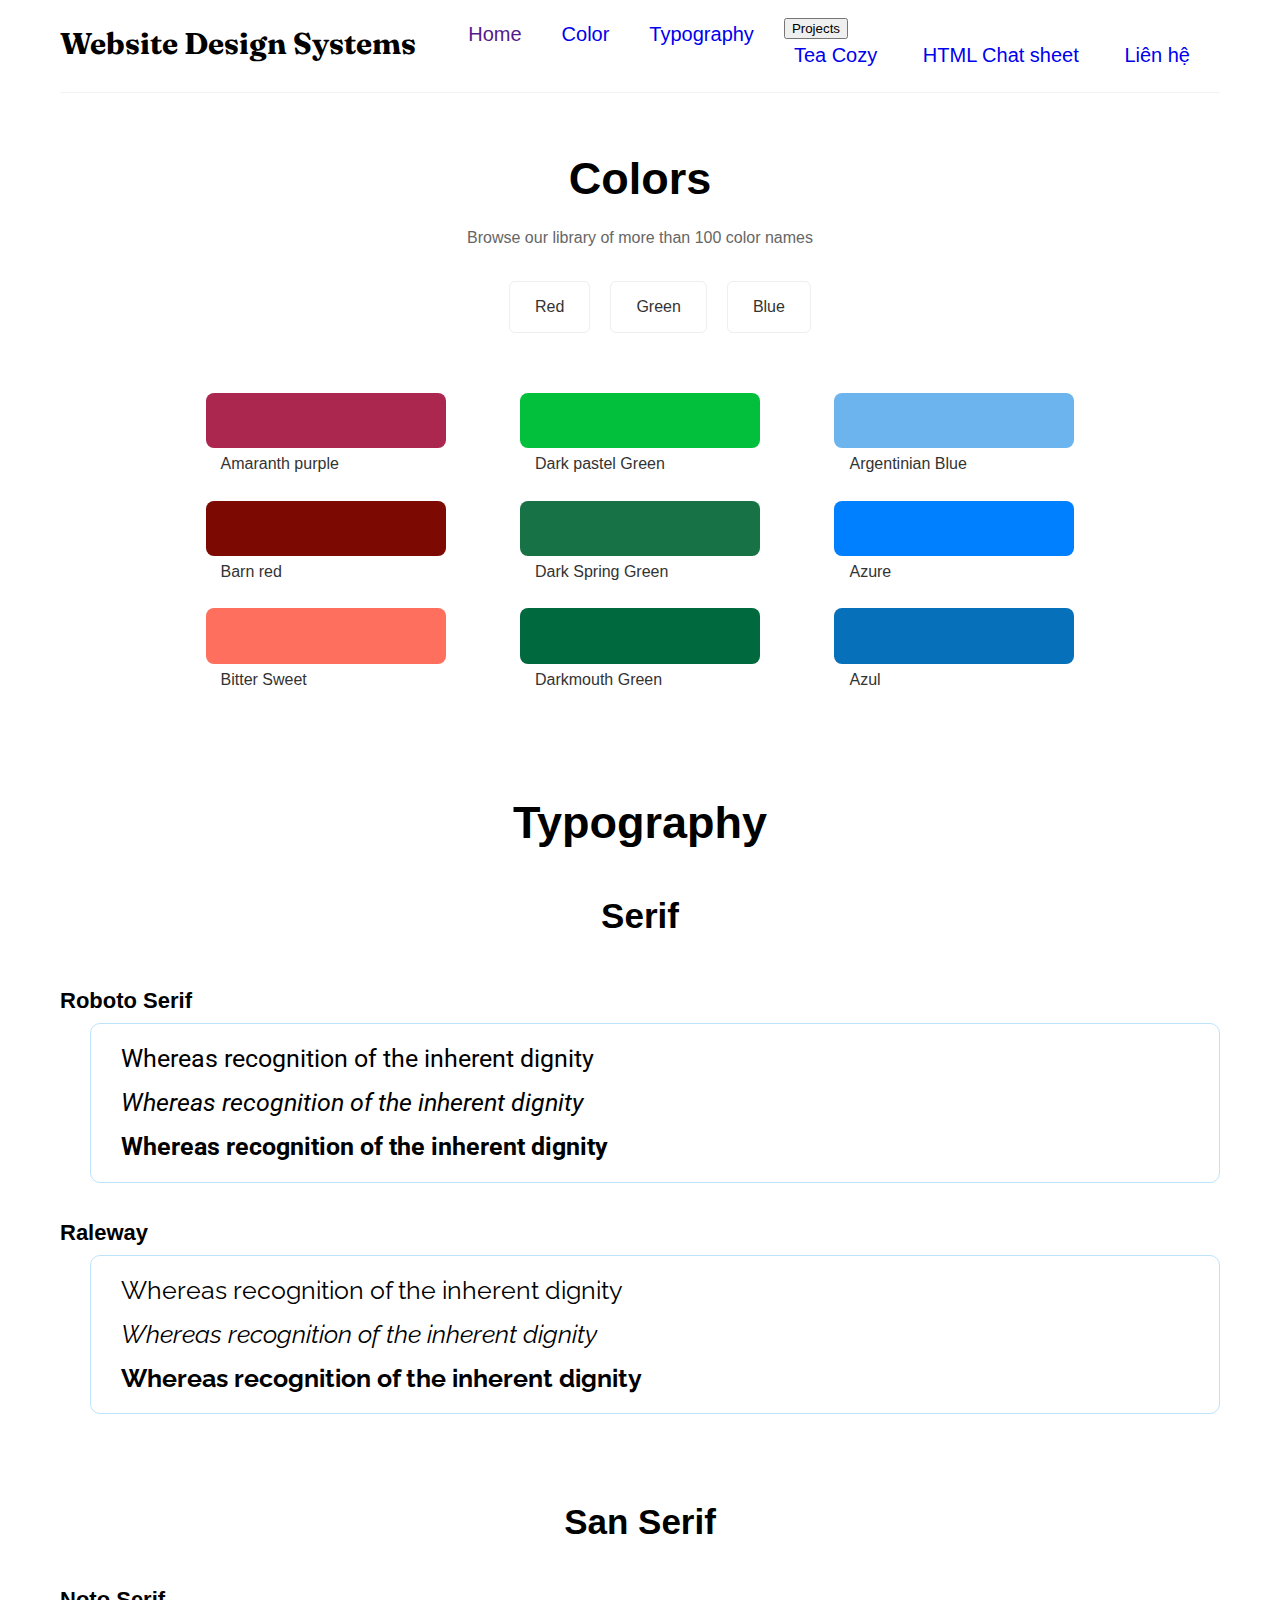
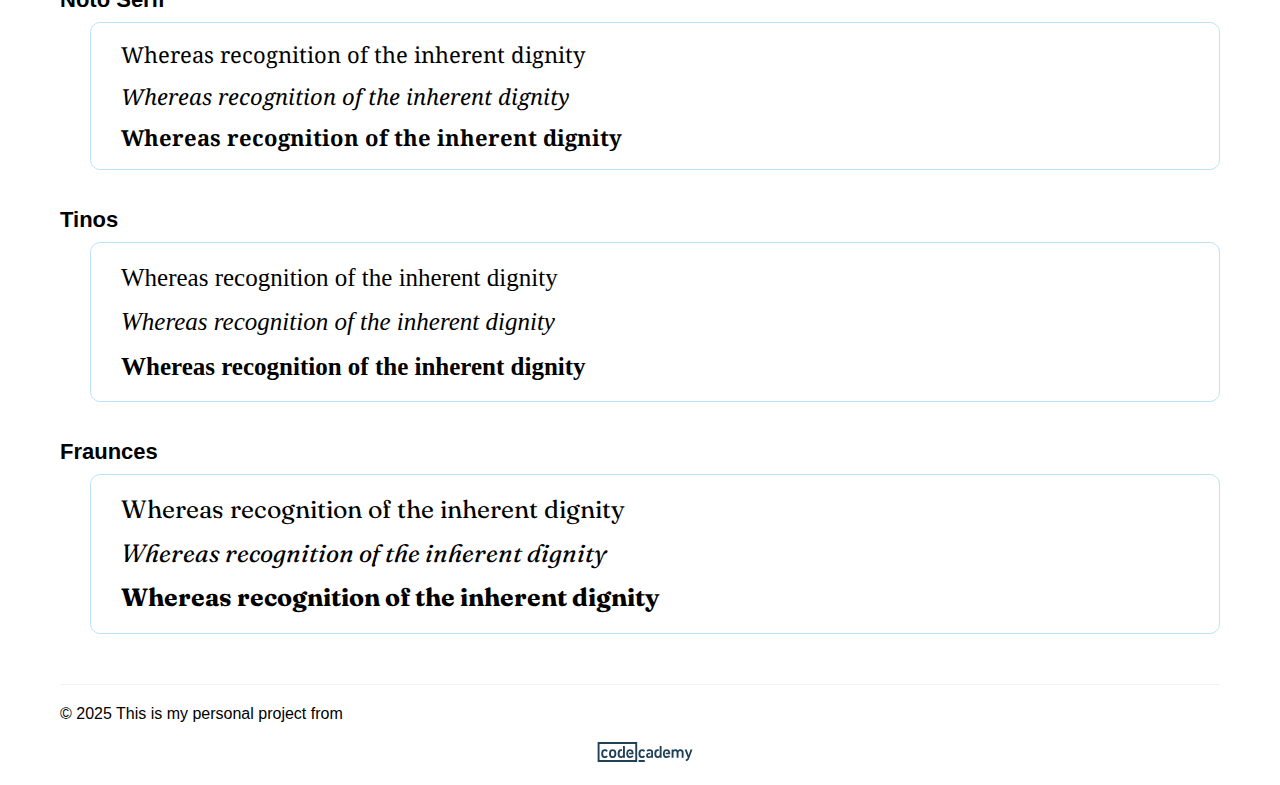
<file: design_systems.html>
<html>
    <head>
        <meta charset="UTF-8">
        <meta name="Viewport" content="width=device-width, initial-scale=1.0">
        <title>Website Design Systems</title>
        <link href="styles.css" rel="stylesheet">
        <!--Link Font Google-->
        <link rel="preconnect" href="https://fonts.googleapis.com">
<link rel="preconnect" href="https://fonts.gstatic.com" crossorigin>
<link href="https://fonts.googleapis.com/css2?family=Fraunces:ital,opsz,wght@0,9..144,100..900;1,9..144,100..900&family=Noto+Serif:ital,wght@0,100..900;1,100..900&family=Prata&family=Raleway:ital,wght@0,100..900;1,100..900&family=Roboto:ital,wght@0,100..900;1,100..900&family=Tinos:ital,wght@0,400;0,700;1,400;1,700&display=swap" rel="stylesheet">
    </head>
    <body>
        <header class="header-container">
            <h1>Website Design Systems</h1>
            <!--<img src="IMG/logo_v.png" alt="My Logo" class="logo">-->
            <nav>
                <ul>
                    <li><a href="">Home</a></li>
                    <li><a href="#color">Color</a></li>
                    <li><a href="#typo">Typography</a></li>
                    <li class="dropdown">
                        <button class="dropbtn">Projects</button>
                        <div class="dropdown-content">
                            <a href="G:\DEMO_WEB_DEVELOP\TeaCozy\teacozy.html">Tea Cozy</a>
                            <a href="G:\DEMO_WEB_DEVELOP\HMTL Cheatsheet web\Cheatsheet.html">HTML Chat sheet</a>
                            <a href="#">Liên hệ</a>
                        </div>
                    </li>
                </ul>
            </nav>
            <hr class="header-divider">
        </header>
        <section id="color"> 
            <h1>Colors</h1>
            <p>Browse our library of more than 100 color names</p>
            <ul>
                <li><a href ="#red">Red</a></li> 
                <li><a href ="#green">Green</a></li>
                <li><a href ="#blue">Blue</a></li>
            </ul>
            <div class="color-red">
                <div class="color-card-name" style="background: rgb(171, 39, 79)"><span>AB274F</span></div>
                <div class="color-card-info"><a href="ab274f.html">Amaranth purple</a></div>
            
                <div class="color-card-name" style="background: rgb(124, 9, 2)"><span>7C0902</span></div>
                <div class="color-card-info"><a href="7C0902.html">Barn red</a></div>
                       
                <div class="color-card-name" style="background: rgb(254, 111, 94)"><span>FE6F5E</span></div>
                <div class="color-card-info"><a href="FE6F5E.html">Bitter Sweet</a></div>
            </div>
            <div class="color-green">
                <div class="color-card-name" style="background: rgb(3, 192, 60)"><span>03C03C</span></div>
                <div class="color-card-info"><a href="03C03C.html">Dark pastel Green</a></div>
            
                <div class="color-card-name" style="background: #177245"><span>177245</span></div>
                <div class="color-card-info"><a href="177245.html">Dark Spring Green</a></div>
                       
                <div class="color-card-name" style="background: #00693E"><span>00693E</span></div>
                <div class="color-card-info"><a href="00693E.html">Darkmouth Green</a></div>
            </div>
            <div class="color-blue">
                <div class="color-card-name" style="background: #6CB4EE"><span>6CB4EE</span></div>
                <div class="color-card-info"><a href="6CB4EE.html">Argentinian Blue</a></div>
            
                <div class="color-card-name" style="background: #007FFF"><span>007FFF</span></div>
                <div class="color-card-info"><a href="007FFF.html">Azure</a></div>
                       
                <div class="color-card-name" style="background: #0770BB"><span>0770BB</span></div>
                <div class="color-card-info"><a href="0770BB.html">Azul</a></div>
            </div>
        </section>
        <section id="typo">
            <h1>Typography</h1>
            <h2>Serif</h2>
                <div class="roboto">
                <h3 class="title_font">Roboto Serif</h3>
                <div class ="r_content">
                <p>Whereas recognition of the inherent dignity</p>
                <p style="font-style: italic;">Whereas recognition of the inherent dignity</p>
                <p style="font-weight:bold;">Whereas recognition of the inherent dignity</p>
                </div>
            </div>
            <div class="raleway">
                <h3 class="title_font">Raleway</h3>
                <div class ="r_content">
                <p>Whereas recognition of the inherent dignity</p>
                <p style="font-style: italic;">Whereas recognition of the inherent dignity</p>
                <p style="font-weight:bold;">Whereas recognition of the inherent dignity</p>
                </div>
            </div>

            <h2 class="san_serif">San Serif</h2>
            <div class="notoserif">
                <h3 class="title_font">Noto Serif</h3>
                <div class ="r_content">
                <p>Whereas recognition of the inherent dignity</p>
                <p style="font-style: italic;">Whereas recognition of the inherent dignity</p>
                <p style="font-weight:bold;">Whereas recognition of the inherent dignity</p>
                </div>
            </div>
            <div class="tinos">
                <h3 class="title_font">Tinos</h3>
                <div class ="r_content">
                <p>Whereas recognition of the inherent dignity</p>
                <p style="font-style: italic;">Whereas recognition of the inherent dignity</p>
                <p style="font-weight:bold;">Whereas recognition of the inherent dignity</p>
                </div>
            </div>
            <div class="fraunces">
                <h3 class="title_font">Fraunces</h3>
                <div class ="r_content">
                <p>Whereas recognition of the inherent dignity</p>
                <p style="font-style: italic;">Whereas recognition of the inherent dignity</p>
                <p style="font-weight:bold;">Whereas recognition of the inherent dignity</p>
                </div>
            </div>


        </section>
        
    </body>
    <footer>
            <hr class="footer-divider">
            <p>© 2025 This is my personal project from </p>
                <a href="http://wwww.codecademy.com"><img src="IMG/codecademylogo.svg" alt="CodeCademy" class="logo_footer_code"></a> 
        
    </footer>
</html>
</file>
<file: styles.css>
:root {
    --primary-color: #0063dc;
    --table-header-bg: #AFDDFF;
    --row-even-bg: #def1fd;
    --row-odd-bg: #ffffff;
    --divider-color: #f2f2f2;
}
*{
    box-sizing: border-box;
}
body {
    font-family: "Source Sans Pro", Tahoma, sans-serif;
    line-height: 1.6;
    max-width: 1200px;
    margin: 0 auto;
    padding: 0 20px;
}

.header-container {
    display: flex;
    align-items: center;
    justify-content: space-between;
    position: relative;
    padding-bottom: 5px; /* Tạo khoảng trống cho hr */
    font-size: 20px;

}
.header-container h1 {
    font-family: Fraunces, sans-serif ;
    font-size: 30px;
}


.header-divider {
    border: none;
    border-top: 1px solid #f2f2f2; 
    margin: 0;
    position: absolute;
    width: 100%;
    bottom: 0;
    left: 0;
    margin: 0;
}

nav ul{
    display: flex;
    list-style: none;
    padding: 0;
    margin: 0;
}
nav ul li a{
    margin-right: 20px;
    padding: 10px;
    text-decoration: none;
}

nav ul li a:hover {
    color: #007bff;
    cursor: pointer;
}

#color {
    /*margin: 40px 0;*/
    text-align: center; /* Căn giữa các inline-block */
    white-space: nowrap; /* Ngăn các thẻ xuống dòng */
    margin: 0 auto; /* Căn giữa container */
    max-width: 1000px;
}


#color h1, #typo h1 {
    text-align: center;
    font-size: 45px;
    font-weight: bold;
    padding-top: 20px;
    margin-bottom: 10px;
}

#color p {
    text-align: center;
    font-weight: 300;
    margin-top: 0;
    margin-bottom: 30px;
    color: #666;
}

#color > ul {
    display: flex;
    justify-content: center;
    gap: 20px;
    margin-bottom: 40px;
    list-style: none;
}

#color > ul li a {
    display: block;
    padding: 12px 25px;
    background: #fff;
    border: 1px solid #eee;
    border-radius: 6px;
    text-decoration: none;
    color: #333;
    font-weight: 500;
    transition: all 0.3s;
}

#color > ul li a:hover {
    background: #f9f9f9;
    transform: translateY(-2px);
}

.color-red, .color-green, .color-blue {
    display: inline-block;
    vertical-align: top; /* Căn đỉnh các thẻ */
    padding: 20px;
    width: 280px;
    margin: 0 15px;
    position: relative;
    text-align: left; /* Reset căn lề chữ trong thẻ */
}


.color-card-name {
    padding: 15px;
    border-radius: 8px;
    color: white;
    font-weight: bold;
    text-align: center;
    margin-bottom: 5px;
    cursor: pointer;
    position: relative;
    transition: all 0.3s ease;
}
.color-card-name span {
    opacity: 0;
    transition: opacity 0.3s ease;
    position: relative;
    z-index: 2; /*Dam bao txt nam tren*/
}

.color-card-name:hover span {
    opacity: 1;
}

.color-card-info {
    padding-bottom: 25px;
    margin-left: 15px;
}

.color-card-info a {
    display: block; /* Hiển thị dạng block để chiếm full width */
    text-decoration: none;
    color: #333;
    font-size: 1rem;
    transition: color 0.3s;
    /* padding: 8px 0; Thêm padding cho link */
    line-height: 1.4; /* Tăng line-height cho dễ đọc */
}

.color-card-info a:hover {
    color: #fb4c4c;
}

/*TYPOGRAPHY*/

#typo {
    font-size: 45px;
}

#typo h2 {
    font-size: 35px;
    text-align: center;
}

.title_font {
    padding-top: 10px;
    margin-bottom: 5px;
    font-size: 22px;
}

.size_font{
    margin-top: 0;
    font-size: 15px;
}

.r_content {
    margin-left: 30px;
    border: 1px solid #bde3fa;
    border-radius: 10PX;
}

/*SERIF*/
.roboto p {
    font-family: Roboto, Arial, Helvetica, sans-serif;
    font-size: 25px;
    line-height: 1.2rem;
    padding-left: 30px;
}


.raleway p {
    font-family: Raleway, Arial, Helvetica, sans-serif;
    font-size: 25px;
    line-height: 1.2rem;
    padding-left: 30px;
}

/*SAN SERIF*/
.san_serif {
    margin-top: 80px;
    margin-bottom: 5px;
}
.notoserif p {
    font-family: "Noto Serif", Arial, Helvetica, sans-serif;
    font-size: 22px;
    line-height: 1.2rem;
    padding-left: 30px;

}
.fraunces p {
    font-family: Fraunces, Georgia, 'Times New Roman', Times, serif;
    font-size: 25px;
    line-height: 1.2rem;
    padding-left: 30px;
}

.tinos p {
    font-family: Tinos, Georgia, 'Times New Roman', Times, serif;
    font-size: 25px;
    line-height: 1.2rem;
    padding-left: 30px;
}

.footer-divider {
    border: none;
    border-top: 1px solid #f2f2f2; 
    margin-top: 50px;
}

foot p {
    text-align: center;
    margin: 2px;    
}

.logo_footer_code {
    width: 100%;
    height: 40px;
    margin: auto 5px;
    padding-bottom: 20px;
}
</file>
